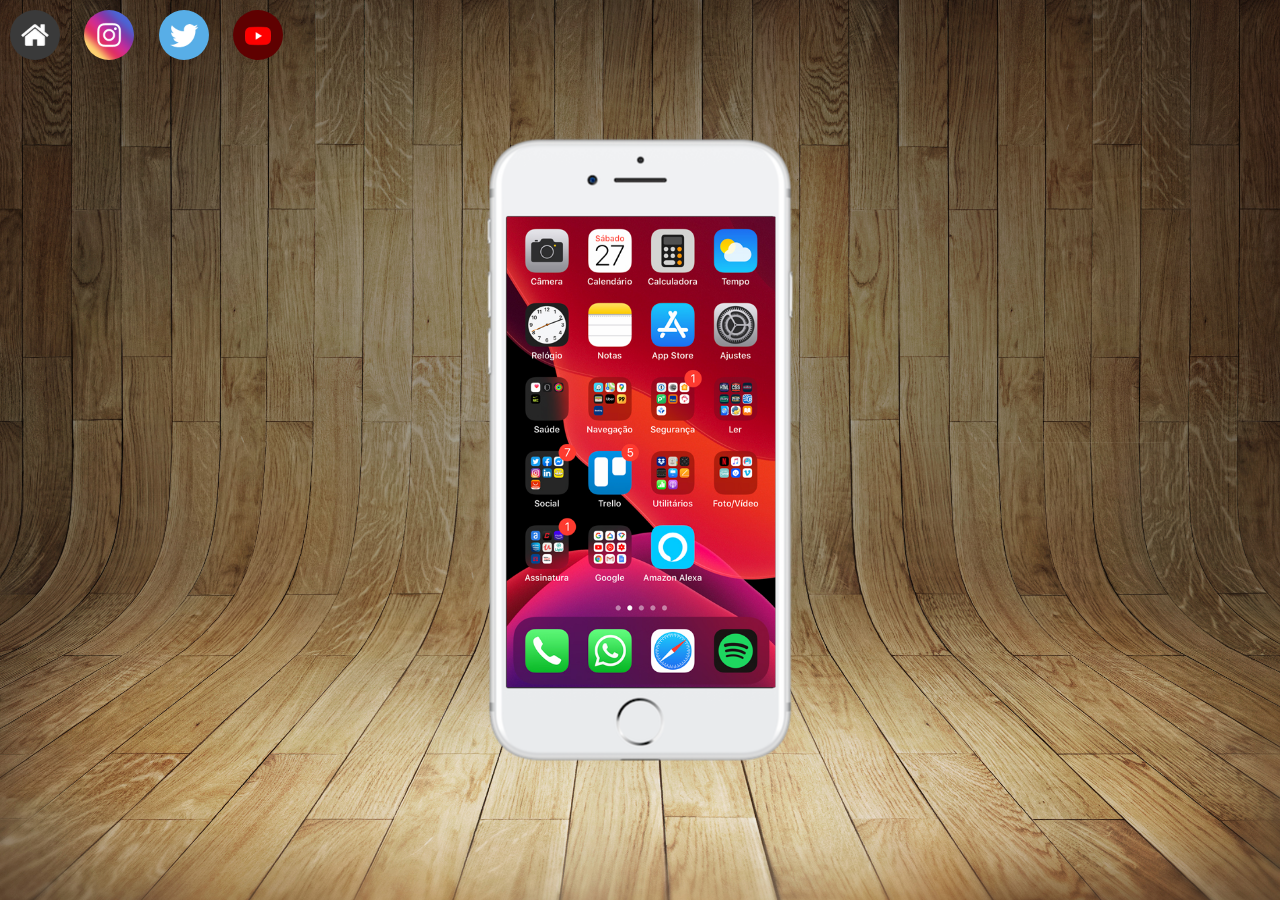
<file: index.html>
<!DOCTYPE html>
<html lang="pt-br">
<head>
    <meta charset="UTF-8">
    <meta name="viewport" content="width=device-width, initial-scale=1.0">
    <title>Projeto Social</title>
    <link rel="shortcut icon" href="favicon.ico" type="image/x-icon">
    <link rel="stylesheet" href="style.css">
</head>
<body>
    <main>
        <section id="celular"> 
            <iframe src="home.html" frameborder="0" name="tela" id="tela" scrolling="yes">Não compativel</iframe>
        </section>
        <section id="sociais">
            <a href="home.html" target="tela"><img src="imagens/logo-home.jpg" alt=""></a>
            <a href="instagram.html" target="tela"><img src="imagens/logo-instagram.jpg" alt=""></a>
            <a href="twitter.html" target="tela"><img src="imagens/logo-twitter.jpg" alt=""></a>
            <a href="youtube.html" target="tela"><img src="imagens/logo-youtube.jpg" alt=""></a>
        </section>
    </main>
</body>
</html>
</file>
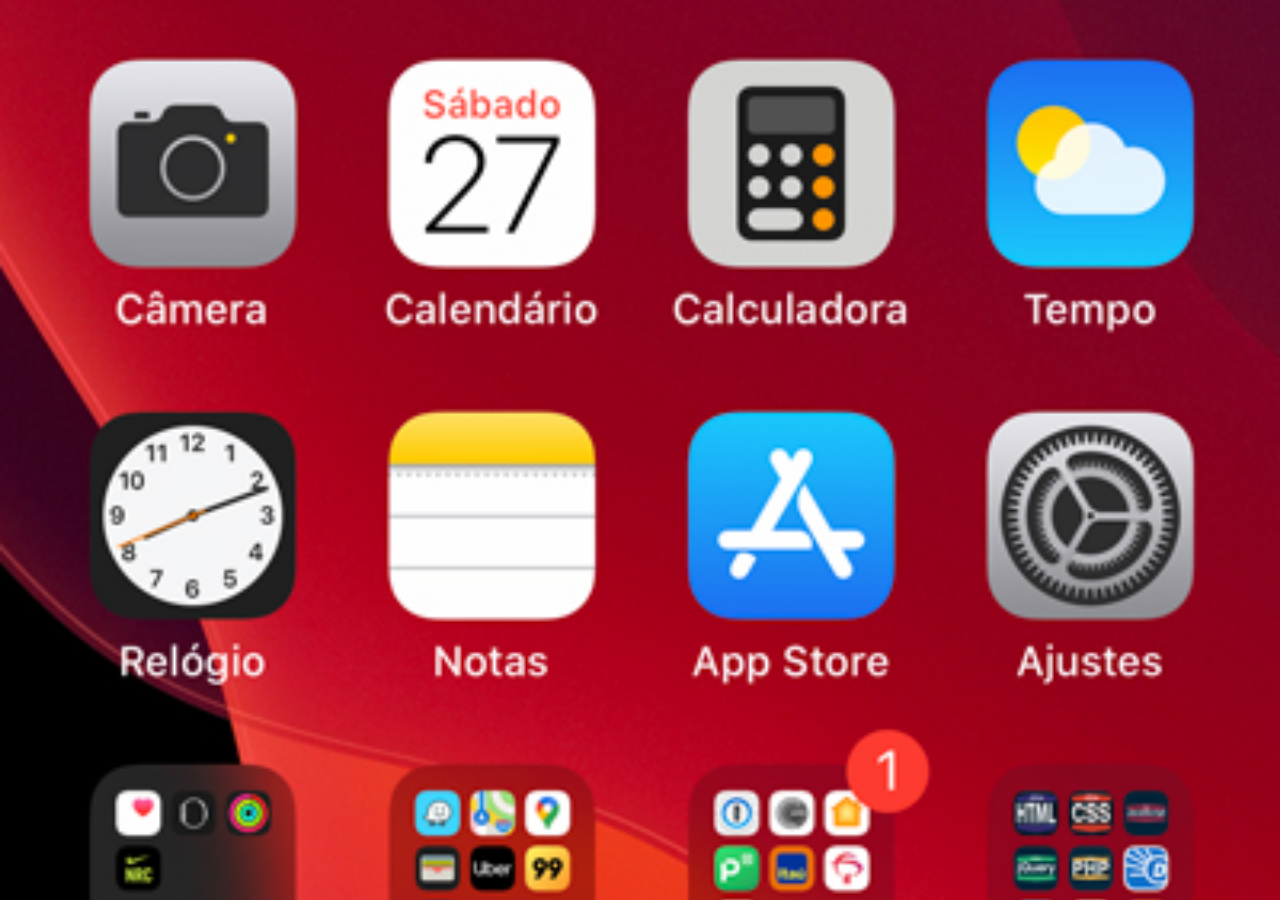
<file: home.html>
<!DOCTYPE html>
<html lang="en">
<head>
    <meta charset="UTF-8">
    <meta name="viewport" content="width=device-width, initial-scale=1.0">
    <title>Home</title>
    <style>
        * {
            margin: 0;
            padding: 0;
        }

        body {
            width: 100vw;
            height: 100vh;
            background: black url('imagens/tela-home.jpg') no-repeat top center;
            background-size: cover;
        }

    </style>
</head>
<body>
    
</body>
</html>
</file>
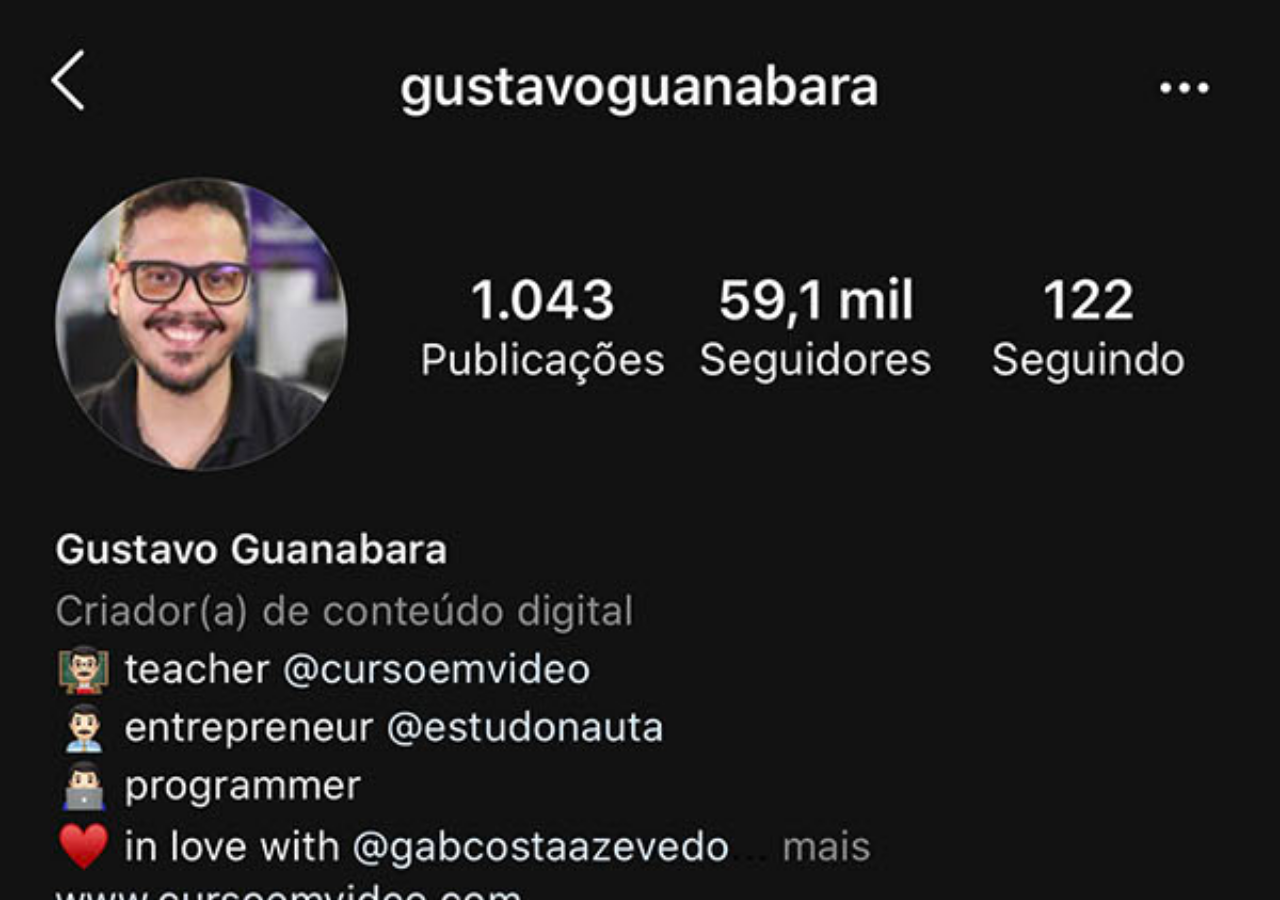
<file: instagram.html>
<!DOCTYPE html>
<html lang="en">
<head>
    <meta charset="UTF-8">
    <meta name="viewport" content="width=device-width, initial-scale=1.0">
    <title>Home</title>
    <style>
        * {
            margin: 0;
            padding: 0;
        }

        body {
            width: 100vw;
            height: 100vh;
            background: black url('imagens/tela-instagram.jpg') no-repeat top center;
            background-size: cover;
        }

    </style>
</head>
<body>
    
</body>
</html>
</file>
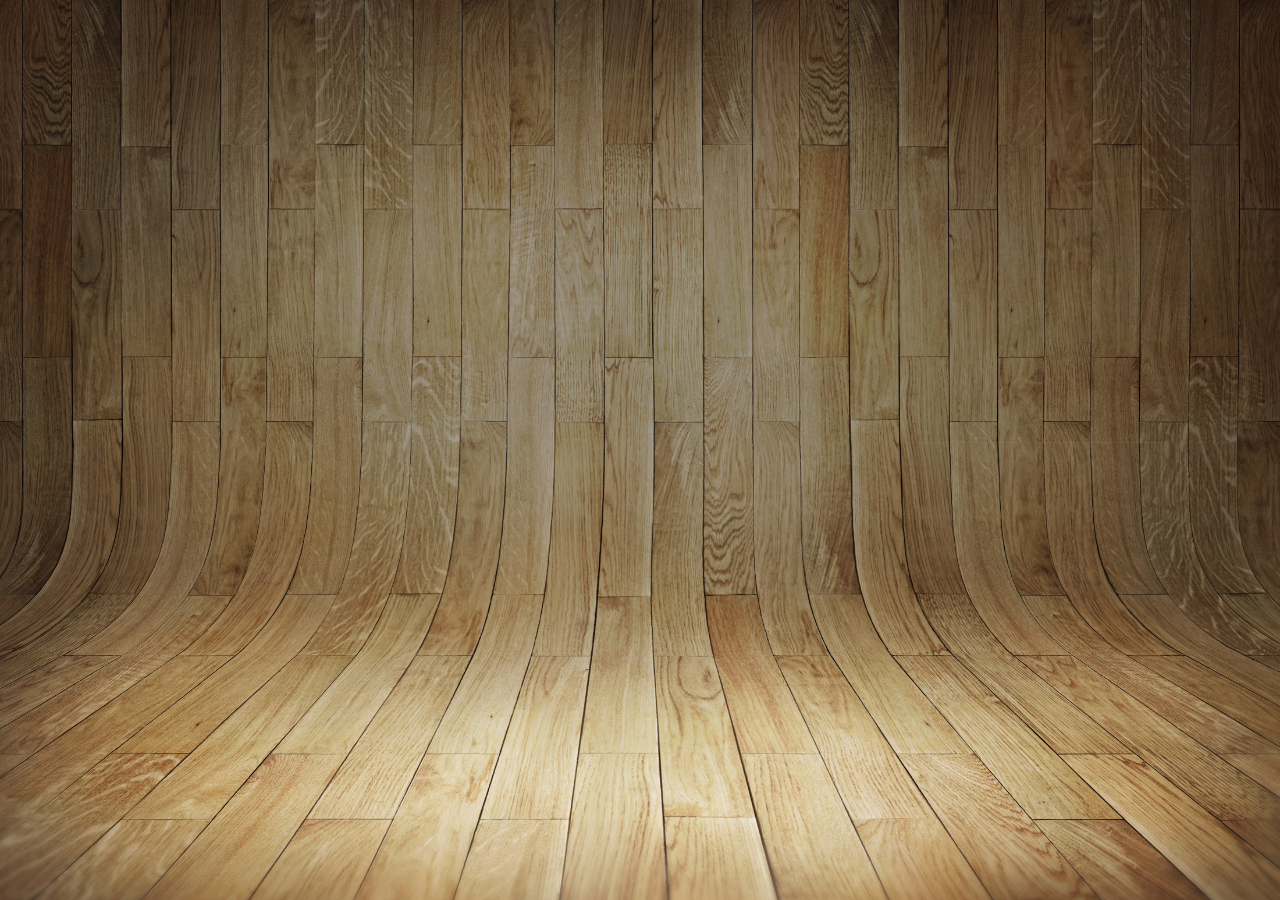
<file: social.html>
<!DOCTYPE html>
<html lang="pt-br">
<head>
    <meta charset="UTF-8">
    <meta name="viewport" content="width=device-width, initial-scale=1.0">
    <title>Projeto Social</title>
    <link rel="stylesheet" href="style.css">
</head>
<body>
    
</body>
</html>
</file>
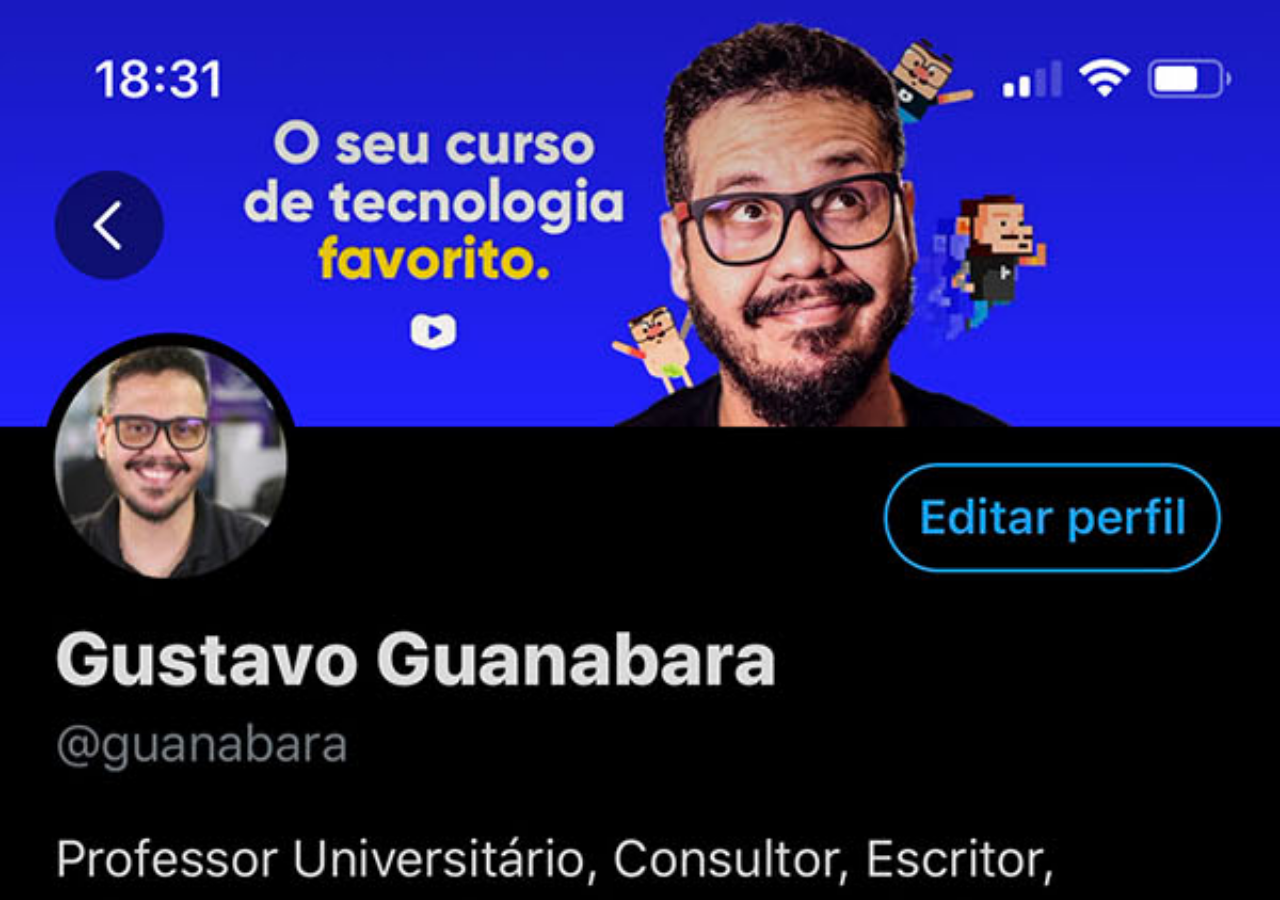
<file: twitter.html>
<!DOCTYPE html>
<html lang="en">
<head>
    <meta charset="UTF-8">
    <meta name="viewport" content="width=device-width, initial-scale=1.0">
    <title>Home</title>
    <style>
        * {
            margin: 0;
            padding: 0;
        }

        body {
            width: 100vw;
            height: 100vh;
            background: black url('imagens/tela-twitter.jpg') no-repeat top center;
            background-size: cover;
        }

    </style>
</head>
<body>
    
</body>
</html>
</file>
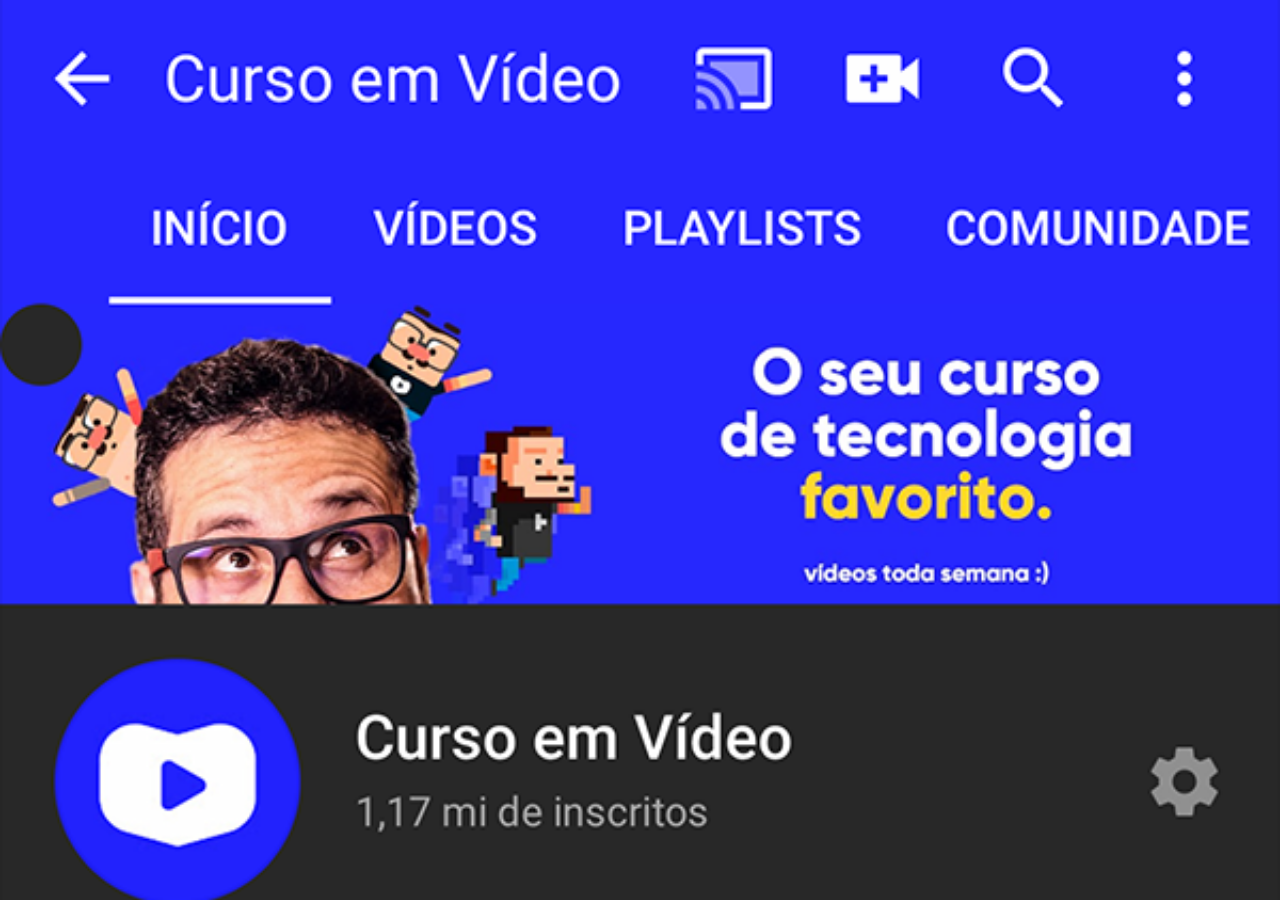
<file: youtube.html>
<!DOCTYPE html>
<html lang="en">
<head>
    <meta charset="UTF-8">
    <meta name="viewport" content="width=device-width, initial-scale=1.0">
    <title>Home</title>
    <style>
        * {
            margin: 0;
            padding: 0;
        }

        body {
            width: 100vw;
            height: 100vh;
            background: black url('imagens/tela-youtube.png') no-repeat top center;
            background-size: cover;
        }

    </style>
</head>
<body>
    
</body>
</html>
</file>
<file: style.css>
@charset "UTF-8";

* {
    margin: 0;
    padding: 0;
    font-family: Arial, Helvetica, sans-serif;
}

html, body {
    height: 100vh;
    width: 100vw;
    background-color: black;
}

body {
    background: url('imagens/fundo-madeira.jpg') no-repeat top center;
    background-size: cover;
    background-attachment: fixed
}

main {
    height: 100vh;
    position: relative;
}

#celular {
    position: absolute;
    top: 50%;
    left: 50%;
    transform: translate(-50%, -50%);
    height: 627px;
    width: 311px;
    background: url('imagens/frame-iphone.png') no-repeat;
}

iframe {
    position: relative;
    top: 80px;
    left: 22px;
    width: 269px;
    height: 471px;
}

#sociais img {
    width: 50px;
    margin: 10px;
    border-radius: 50%;
    box-sizing: border-box;
} 

#sociais img:hover {
    border: 2px solid white;
}
</file>
